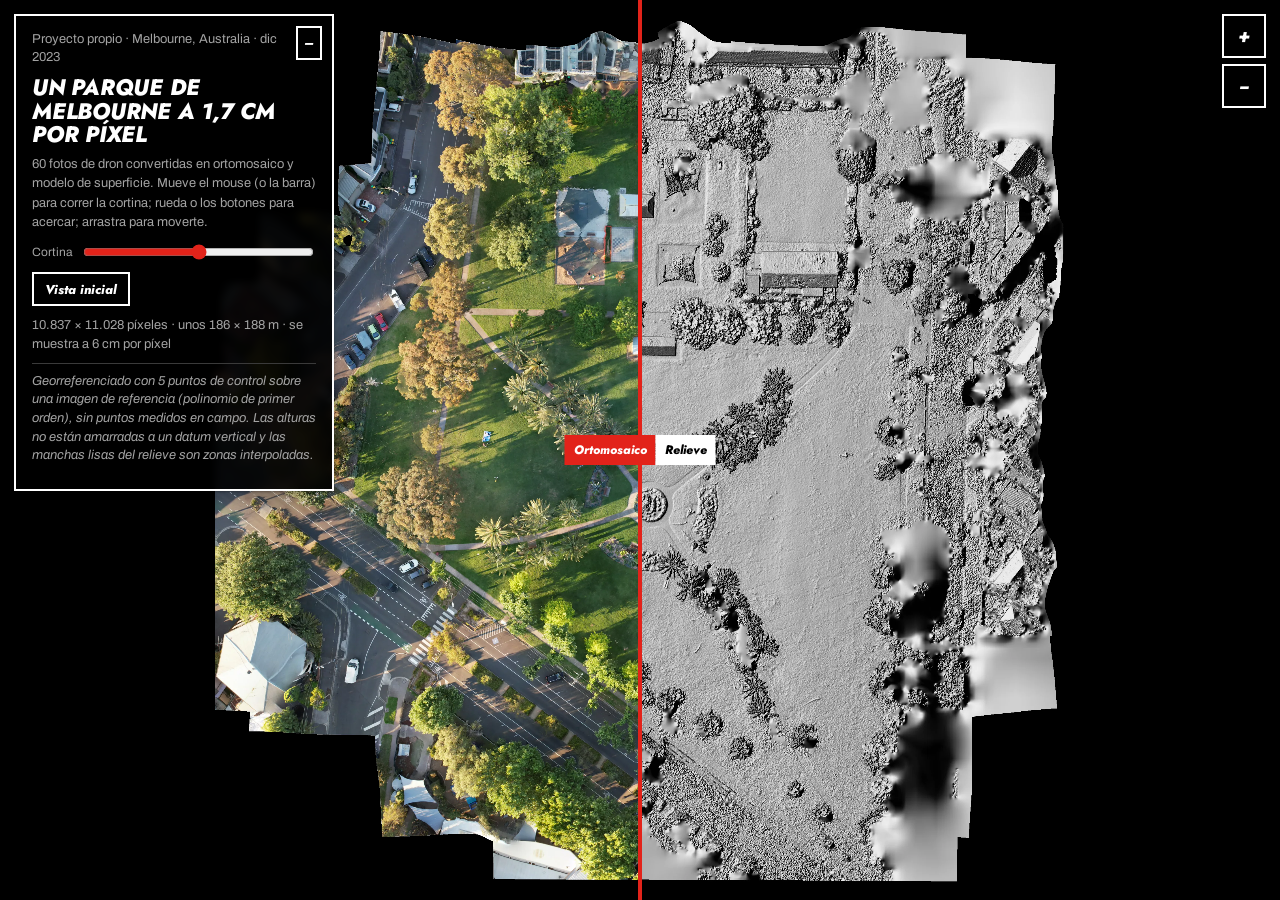
<file: vivo/melbourne.html>
<!doctype html>
<html lang="es"><head><meta charset="utf-8"><meta name="viewport" content="width=device-width,initial-scale=1">
<title>Un parque de Melbourne a 1,7 cm por píxel · Miguel Cubillos</title>
<meta name="robots" content="noindex">
<link rel="icon" href="../assets/favicon.svg" type="image/svg+xml">
<link rel="preconnect" href="https://fonts.googleapis.com"><link rel="preconnect" href="https://fonts.gstatic.com" crossorigin>
<link href="https://fonts.googleapis.com/css2?family=Jost:ital,wght@0,400..900;1,400..900&family=Archivo:wght@400..700&display=swap" rel="stylesheet">
<link rel="stylesheet" href="vivo.css?v=4">
<style>
#stage{position:absolute;inset:0;overflow:hidden;background:#000;cursor:grab;touch-action:none}
#stage.drag{cursor:grabbing}
.plate{position:absolute;left:0;top:0;transform-origin:0 0;will-change:transform}
.plate img{position:absolute;inset:0;width:100%;height:100%;user-select:none;-webkit-user-drag:none;pointer-events:none}
.plate .top{clip-path:inset(0 calc(100% - var(--x,50%)) 0 0)}
.cut{position:absolute;top:0;bottom:0;width:4px;margin-left:-2px;background:#E2231A;pointer-events:none;left:var(--sx,50%)}
.cut b{position:absolute;top:50%;left:50%;transform:translate(-50%,-50%);display:flex;gap:0;font:italic 800 .82rem var(--serif);white-space:nowrap}
.cut b span{padding:6px 9px;background:#E2231A;color:#fff}.cut b span+span{background:#fff;color:#000}
.tools{position:absolute;right:14px;top:14px;z-index:500;display:flex;flex-direction:column;gap:6px}
.tools .btn{width:44px;height:44px;padding:0;font-size:1.2rem;background:#000;color:#fff}
#sw{width:100%}
</style>
</head><body>
<div id="stage" aria-label="Ortomosaico y relieve de un parque de Melbourne">
 <div class="plate" id="plate"><img class="bot" id="rel" alt="" src="data/melb-relieve.webp"><img class="top" id="ort" alt="" src="data/melb-orto.webp"></div>
 <div class="cut" id="cut"><b><span data-t="lo">Ortomosaico</span><span data-t="hi">Relieve</span></b></div>
</div>
<div class="tools"><button class="btn" id="zin" type="button" aria-label="Acercar">+</button><button class="btn" id="zout" type="button" aria-label="Alejar">−</button></div>
<aside class="panel" id="panel">
 <button class="btn fold" id="fold" type="button" aria-label="Plegar panel">–</button>
 <p class="k" data-t="kicker">Proyecto propio · Melbourne, Australia · dic 2023</p>
 <h1 data-t="title">Un parque de Melbourne a 1,7 cm por píxel</h1>
 <p data-t="lead">60 fotos de dron convertidas en ortomosaico y modelo de superficie. Mueve el mouse (o la barra) para correr la cortina; rueda o los botones para acercar; arrastra para moverte.</p>
 <label class="sl"><span data-t="sw">Cortina</span><input id="sw" type="range" min="0" max="100" value="50"></label>
 <div class="row"><button class="btn" id="reset" type="button" data-t="reset">Vista inicial</button></div>
 <p class="k" data-t="stats">10.837 × 11.028 píxeles · unos 186 × 188 m · se muestra a 6 cm por píxel</p>
 <p class="lim" data-t="lim">Georreferenciado con 5 puntos de control sobre una imagen de referencia (polinomio de primer orden), sin puntos medidos en campo. Las alturas no están amarradas a un datum vertical y las manchas lisas del relieve son zonas interpoladas.</p>
</aside>
<script>
const EN = new URLSearchParams(location.search).get("lang") === "en";
const T = EN ? {kicker:"Own project · Melbourne, Australia · Dec 2023", title:"A Melbourne park at 1.7 cm per pixel",
  lead:"60 drone photos turned into an orthomosaic and a surface model. Move the mouse (or the bar) to slide the curtain; scroll or use the buttons to zoom; drag to move.",
  sw:"Curtain", reset:"Start view", lo:"Orthomosaic", hi:"Relief", stats:"10,837 × 11,028 pixels · about 186 × 188 m · shown at 6 cm per pixel",
  lim:"Georeferenced with 5 control points on a reference image (first-order polynomial), with no points measured in the field. Heights are not tied to a vertical datum, and the smooth patches in the relief are interpolated areas."} : {};
if (EN) { document.documentElement.lang = "en"; document.title = "A Melbourne park at 1.7 cm per pixel · Miguel Cubillos"; document.querySelectorAll("[data-t]").forEach(e => { if (T[e.dataset.t]) e.textContent = T[e.dataset.t]; }); }
const $ = id => document.getElementById(id);
$("fold").onclick = () => { const p = $("panel"); p.classList.toggle("min"); $("fold").textContent = p.classList.contains("min") ? "+" : "–"; };
const stage = $("stage"), plate = $("plate"), ort = $("ort"), cut = $("cut");
const IW = 3000, IH = 3053;
let s = 1, tx = 0, ty = 0, base = 1;
function fit() {
  const W = stage.clientWidth, H = stage.clientHeight; base = Math.min(W / IW, H / IH) * .96;
  s = base; tx = (W - IW * s) / 2; ty = (H - IH * s) / 2; apply();
}
function apply() {
  plate.style.width = IW + "px"; plate.style.height = IH + "px";
  plate.style.transform = `translate(${tx}px,${ty}px) scale(${s})`;
  setSwipe(curX);
}
let curX = null;          // posición de la cortina en pantalla (px)
function setSwipe(px) {
  const W = stage.clientWidth; if (px === null) px = W / 2; curX = Math.max(0, Math.min(W, px));
  const imgX = (curX - tx) / (s * IW) * 100;
  ort.style.setProperty("--x", Math.max(0, Math.min(100, imgX)) + "%");
  cut.style.setProperty("--sx", curX + "px");
  $("sw").value = Math.round(curX / W * 100);
}
function zoomAt(f, cx, cy) {
  const ns = Math.max(base * .8, Math.min(base * 14, s * f));
  tx = cx - (cx - tx) * ns / s; ty = cy - (cy - ty) * ns / s; s = ns; apply();
}
const fine = matchMedia("(hover: hover) and (pointer: fine)").matches;
let drag = null;
stage.addEventListener("pointerdown", e => { drag = { x: e.clientX, y: e.clientY, tx, ty }; stage.setPointerCapture(e.pointerId); stage.classList.add("drag"); });
stage.addEventListener("pointermove", e => {
  if (drag) { tx = drag.tx + e.clientX - drag.x; ty = drag.ty + e.clientY - drag.y; apply(); }
  else if (fine) setSwipe(e.clientX);
});
const end = () => { drag = null; stage.classList.remove("drag"); };
stage.addEventListener("pointerup", end); stage.addEventListener("pointercancel", end);
stage.addEventListener("wheel", e => { e.preventDefault(); zoomAt(e.deltaY < 0 ? 1.15 : 1 / 1.15, e.clientX, e.clientY); }, { passive: false });
$("zin").onclick = () => zoomAt(1.4, stage.clientWidth / 2, stage.clientHeight / 2);
$("zout").onclick = () => zoomAt(1 / 1.4, stage.clientWidth / 2, stage.clientHeight / 2);
$("reset").onclick = () => { curX = null; fit(); };
$("sw").oninput = e => setSwipe(e.target.value / 100 * stage.clientWidth);
addEventListener("resize", fit); fit();
addEventListener("keydown", e => { if (e.key === "Escape" && parent !== window) parent.postMessage("vivo:cerrar", location.origin); });
</script>
</body></html>
</file>
<file: vivo/vivo.css>
/* Visores en vivo: mismo lenguaje de hoja cartográfica que el sitio, siempre en tono noche. */
:root{color-scheme:dark;--ink:#FFFFFF;--paper:#000000;--paper-2:#0E0E0E;--line:#3A3A3A;--terra:#E2231A;--hint:#A3A3A3;
--serif:"Jost",Arial,sans-serif;--sans:"Archivo",Arial,sans-serif;--mono:"Archivo",Arial,sans-serif}
*{box-sizing:border-box}
html,body{margin:0;height:100%;background:var(--paper);color:var(--ink);font:400 15px/1.5 var(--sans);overflow:hidden}
a{color:inherit;text-underline-offset:.2em}a:hover{color:var(--terra)}
button,select,input{font:inherit;color:inherit}
:focus-visible{outline:2px solid var(--terra);outline-offset:2px}
#stage,#map{position:absolute;inset:0}
.panel{position:absolute;top:14px;left:14px;width:min(320px,calc(100% - 28px));max-height:calc(100% - 28px);overflow:auto;
 background:rgba(0,0,0,.92);border:2px solid #fff;border-radius:0;box-shadow:6px 6px 0 var(--terra);box-shadow:0 1px 2px rgba(0,0,0,.3),0 18px 40px -18px rgba(0,0,0,.6);padding:14px 16px;z-index:500;backdrop-filter:blur(4px)}
.k{font:.84rem/1.4 var(--sans);color:var(--hint);margin:0}
.panel h1{font:italic 800 1.5rem/1.05 var(--serif);text-transform:uppercase;margin:4px 0 8px;letter-spacing:-.01em}
.panel p{margin:0 0 10px;font-size:.86rem;color:var(--hint)}
.row{display:flex;flex-wrap:wrap;gap:6px;margin:10px 0}
.btn{background:transparent;border:2px solid var(--ink);border-radius:0;padding:5px 11px;font:italic 800 .86rem var(--serif);cursor:pointer;min-height:34px}
.btn:hover{border-color:var(--ink)}
.btn[aria-pressed=true]{background:var(--terra);color:#fff;border-color:var(--terra)}
label.sl{display:flex;align-items:center;gap:8px;font:.8rem var(--sans);color:var(--hint);margin:8px 0}
label.sl input{flex:1;accent-color:var(--terra)}
.legend{margin:10px 0 4px;padding:0;list-style:none;font-size:.8rem}
.legend li{display:flex;align-items:center;gap:8px;margin:3px 0}
.sw{width:14px;height:14px;border:1px solid rgba(239,231,212,.5);flex:none}
.sw.dot{border-radius:50%}
.ramp{height:10px;border:1px solid rgba(239,231,212,.5);margin:6px 0 2px}
.ticks{display:flex;justify-content:space-between;font:.74rem var(--sans);color:var(--hint)}
.lim{font:italic .86rem/1.45 var(--sans)!important;color:var(--hint);border-top:1px solid var(--line);padding-top:8px;margin-top:10px!important}
.status{position:absolute;inset:0;display:grid;place-items:center;z-index:400;font:.8rem var(--mono);color:var(--hint);pointer-events:none;text-align:center;padding:20px}
.bar{width:180px;height:4px;border:1px solid var(--line);margin:10px auto 0}.bar i{display:block;height:100%;width:0;background:var(--terra)}
.hide{display:none!important}
.panel>.k:first-of-type{padding-right:34px}
a.btn{text-decoration:none;display:inline-block}
.fold{position:absolute;top:10px;right:10px;width:26px;height:26px;padding:0;line-height:1;z-index:2}
.panel.min{width:auto}.panel.min>*:not(.fold):not(.k){display:none}.panel.min .k{padding-right:30px}
.attr{position:absolute;right:8px;bottom:6px;font:.66rem var(--mono);color:var(--hint);z-index:500}
/* Leaflet en tono noche */
.leaflet-container{background:#000;font:inherit}
.leaflet-popup-content-wrapper,.leaflet-popup-tip{background:var(--paper);color:var(--ink);border:1px solid var(--ink);border-radius:0;box-shadow:5px 5px 0 var(--terra)}
.leaflet-popup-content{margin:12px 14px;font-size:.84rem;line-height:1.45}
.leaflet-popup-content h3{font:italic 800 1.1rem/1.15 var(--serif);margin:2px 0 6px}
.leaflet-popup-content .k{margin-bottom:2px}
.leaflet-container a.leaflet-popup-close-button{color:var(--hint)}
.leaflet-bar a,.leaflet-bar a:hover{background:var(--paper);color:var(--ink);border-color:var(--line)}
.leaflet-control-attribution{background:rgba(15,36,33,.8)!important;color:var(--hint)!important;font:.64rem var(--mono)}
.leaflet-control-attribution a{color:var(--ink)!important}
@media(max-width:560px){.panel{top:auto;bottom:10px;left:10px;width:calc(100% - 20px);max-height:46%}}
</file>
